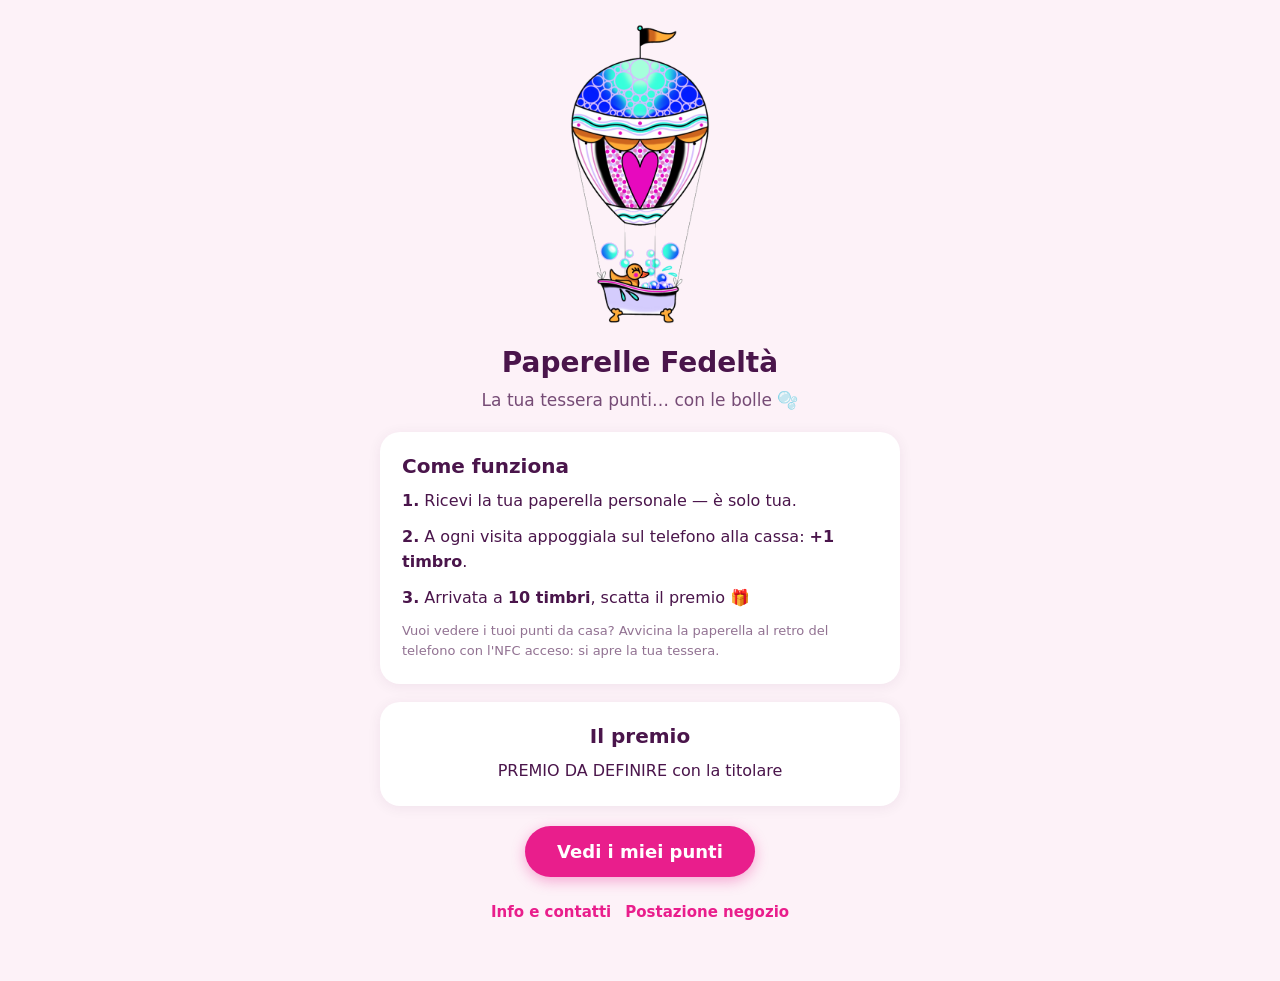
<file: index.html>
<!DOCTYPE html>
<html lang="it">
<head>
<meta charset="UTF-8">
<meta name="viewport" content="width=device-width, initial-scale=1.0">
<meta name="theme-color" content="#f8b4d9">
<title>Paperelle Fedeltà 🦆</title>
<link rel="manifest" href="manifest.webmanifest">
<link rel="stylesheet" href="stile.css">
</head>
<body>
<div class="contenuto centro">

  <img class="logo-img galleggia" src="logo.png" alt="logo">
  <h1>Paperelle Fedeltà</h1>
  <p class="sottotitolo">La tua tessera punti… con le bolle 🫧</p>

  <div class="card" style="text-align:left">
    <h2 style="margin-top:0">Come funziona</h2>
    <p><strong>1.</strong> Ricevi la tua paperella personale — è solo tua.</p>
    <p><strong>2.</strong> A ogni visita appoggiala sul telefono alla cassa: <strong>+1 timbro</strong>.</p>
    <p><strong>3.</strong> Arrivata a <strong>10 timbri</strong>, scatta il premio 🎁</p>
    <p class="piccolo">Vuoi vedere i tuoi punti da casa? Avvicina la paperella al retro del telefono con l'NFC acceso: si apre la tua tessera.</p>
  </div>

  <div class="card">
    <h2 style="margin-top:0">Il premio</h2>
    <p>PREMIO DA DEFINIRE con la titolare</p>
  </div>

  <a class="btn" href="punti.html">Vedi i miei punti</a>

  <div class="nav">
    <a href="info.html">Info e contatti</a>
    <a href="kiosk.html">Postazione negozio</a>
  </div>

</div>
<script>
  if ('serviceWorker' in navigator) navigator.serviceWorker.register('sw.js').catch(() => {});
</script>
</body>
</html>
</file>
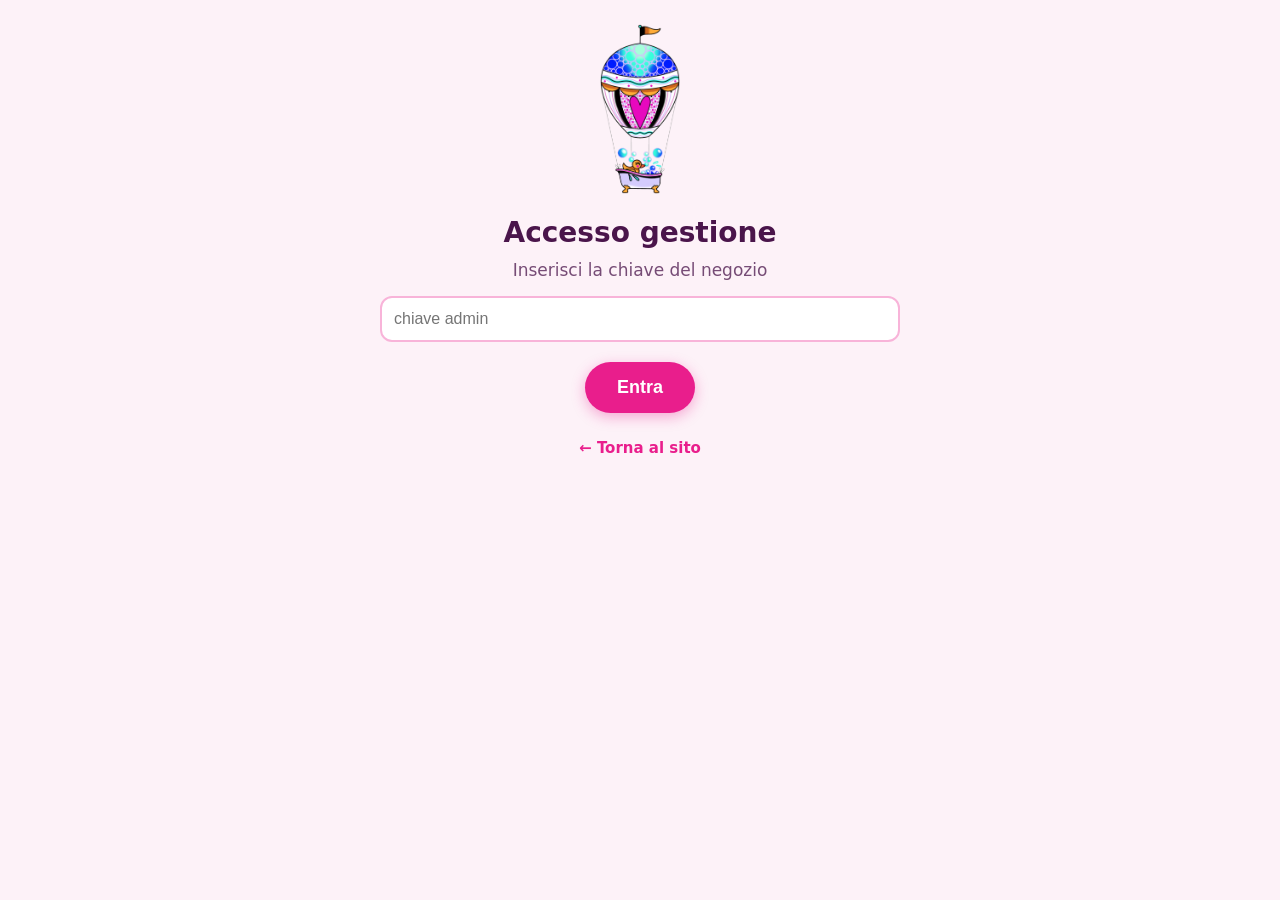
<file: admin.html>
<!DOCTYPE html>
<html lang="it">
<head>
<meta charset="UTF-8">
<meta name="viewport" content="width=device-width, initial-scale=1.0">
<meta name="theme-color" content="#f8b4d9">
<title>Gestione — Paperelle 🦆</title>
<link rel="stylesheet" href="stile.css">
</head>
<body>
<div class="contenuto">

  <!-- login -->
  <div id="vista-login" class="centro">
    <img class="logo-img mini" src="logo.png" alt="logo">
    <h1>Accesso gestione</h1>
    <p class="sottotitolo">Inserisci la chiave del negozio</p>
    <input type="password" id="campo-token" placeholder="chiave admin" autocomplete="current-password">
    <button class="btn" onclick="accedi()">Entra</button>
    <div class="nav"><a href="index.html">← Torna al sito</a></div>
  </div>

  <!-- pannello -->
  <div id="vista-admin" hidden>
    <div style="display:flex;justify-content:space-between;align-items:center">
      <h1 style="font-size:22px;margin:0">Clienti</h1>
      <button class="mini-btn" onclick="logout()" title="Esci">⏻</button>
    </div>

    <div style="display:flex;gap:8px;flex-wrap:wrap;margin-top:14px">
      <button class="btn piccolo" onclick="scaricaBackup()">⬇️ Backup</button>
      <button class="btn piccolo secondario" onclick="document.getElementById('file-import').click()">⬆️ Importa</button>
      <a class="btn piccolo secondario" href="kiosk.html">🦆 Postazione</a>
      <input type="file" id="file-import" accept=".json" hidden onchange="importa(this)">
    </div>

    <table>
      <thead><tr><th>Cliente</th><th>Punti</th><th>Ultimo</th><th></th></tr></thead>
      <tbody id="tabella"></tbody>
    </table>
  </div>

</div>

<script src="api.js"></script>
<script>
'use strict';

function mostraPannello() {
  document.getElementById('vista-login').hidden = true;
  document.getElementById('vista-admin').hidden = false;
  carica();
}

async function accedi() {
  const t = document.getElementById('campo-token').value.trim();
  if (!t) return;
  setToken(t);
  try {
    await chiamaAPI('/clienti');
    mostraPannello();
  } catch (e) {
    localStorage.removeItem('admin_token');
    const msg = String(e.message || e);
    if (msg.includes('non autorizzato') || msg.includes('401')) {
      toast('Chiave errata: controlla ADMIN_TOKEN su Cloudflare', 5000);
    } else if (msg.includes('Failed to fetch') || msg.includes('NetworkError') || msg.includes('Load failed')) {
      toast('Bloccato dal server: controlla la variabile ORIGINE su Cloudflare (senza / finale)', 6000);
    } else {
      toast('Errore: ' + msg, 6000);
    }
  }
}

document.getElementById('campo-token').addEventListener('keydown', e => {
  if (e.key === 'Enter') accedi();
});

async function carica() {
  try {
    const clienti = await chiamaAPI('/clienti');
    const corpo = document.getElementById('tabella');
    corpo.innerHTML = '';
    if (!clienti.length) {
      corpo.innerHTML = '<tr><td colspan="4" class="vuoto">Nessun cliente ancora 🦆</td></tr>';
      return;
    }
    for (const c of clienti) {
      const tr = document.createElement('tr');

      const tdNome = document.createElement('td');
      const inp = document.createElement('input');
      inp.className = 'nome-input';
      inp.placeholder = 'nome…';
      inp.value = c.nome || '';
      inp.onchange = async () => {
        await chiamaAPI('/correggi', { method: 'POST', body: JSON.stringify({ uid: c.uid, nome: inp.value.trim() }) });
        toast('Nome salvato');
      };
      const divUid = document.createElement('div');
      divUid.className = 'uid';
      divUid.textContent = c.uid;
      tdNome.append(inp, divUid);

      const tdPunti = document.createElement('td');
      tdPunti.className = 'cella-punti';
      tdPunti.textContent = `${c.punti}/${PUNTI_PREMIO}`;

      const tdData = document.createElement('td');
      tdData.textContent = formattaData(c.ultimo_tap);

      const tdAz = document.createElement('td');
      tdAz.style.whiteSpace = 'nowrap';
      tdAz.append(
        mini('−', () => correggi(c.uid, Math.max(0, c.punti - 1))),
        mini('+', () => correggi(c.uid, Math.min(PUNTI_PREMIO - 1, c.punti + 1))),
        mini('🗑', async () => {
          if (!confirm(`Eliminare ${c.nome || c.uid}?`)) return;
          await chiamaAPI('/correggi', { method: 'POST', body: JSON.stringify({ uid: c.uid, elimina: true }) });
          carica();
        }, true)
      );

      tr.append(tdNome, tdPunti, tdData, tdAz);
      corpo.appendChild(tr);
    }
  } catch (e) { toast('Errore: ' + e.message, 4000); }
}

function mini(txt, fn, rosso) {
  const b = document.createElement('button');
  b.className = 'mini-btn' + (rosso ? ' rosso' : '');
  b.textContent = txt;
  b.onclick = fn;
  return b;
}

async function correggi(uid, punti) {
  await chiamaAPI('/correggi', { method: 'POST', body: JSON.stringify({ uid, punti }) });
  carica();
}

async function scaricaBackup() {
  const dati = await chiamaAPI('/backup');
  const blob = new Blob([JSON.stringify(dati, null, 2)], { type: 'application/json' });
  const nome = 'paperelle-backup-' + new Date().toISOString().slice(0, 10) + '.json';
  const file = new File([blob], nome, { type: 'application/json' });
  if (navigator.canShare && navigator.canShare({ files: [file] })) {
    try { await navigator.share({ files: [file], title: 'Backup paperelle' }); return; } catch {}
  }
  const a = document.createElement('a');
  a.href = URL.createObjectURL(blob);
  a.download = nome;
  a.click();
  URL.revokeObjectURL(a.href);
}

async function importa(input) {
  const f = input.files[0];
  if (!f) return;
  try {
    const dati = JSON.parse(await f.text());
    if (!Array.isArray(dati.clienti)) throw new Error('formato non valido');
    if (!confirm(`Importare ${dati.clienti.length} clienti?`)) return;
    const r = await chiamaAPI('/importa', { method: 'POST', body: JSON.stringify(dati) });
    toast(`Importati ${r.clienti} clienti ✔`);
    carica();
  } catch (e) { toast('Import fallito: ' + e.message, 4000); }
  finally { input.value = ''; }
}

if (getToken()) mostraPannello();
</script>
</body>
</html>
</file>
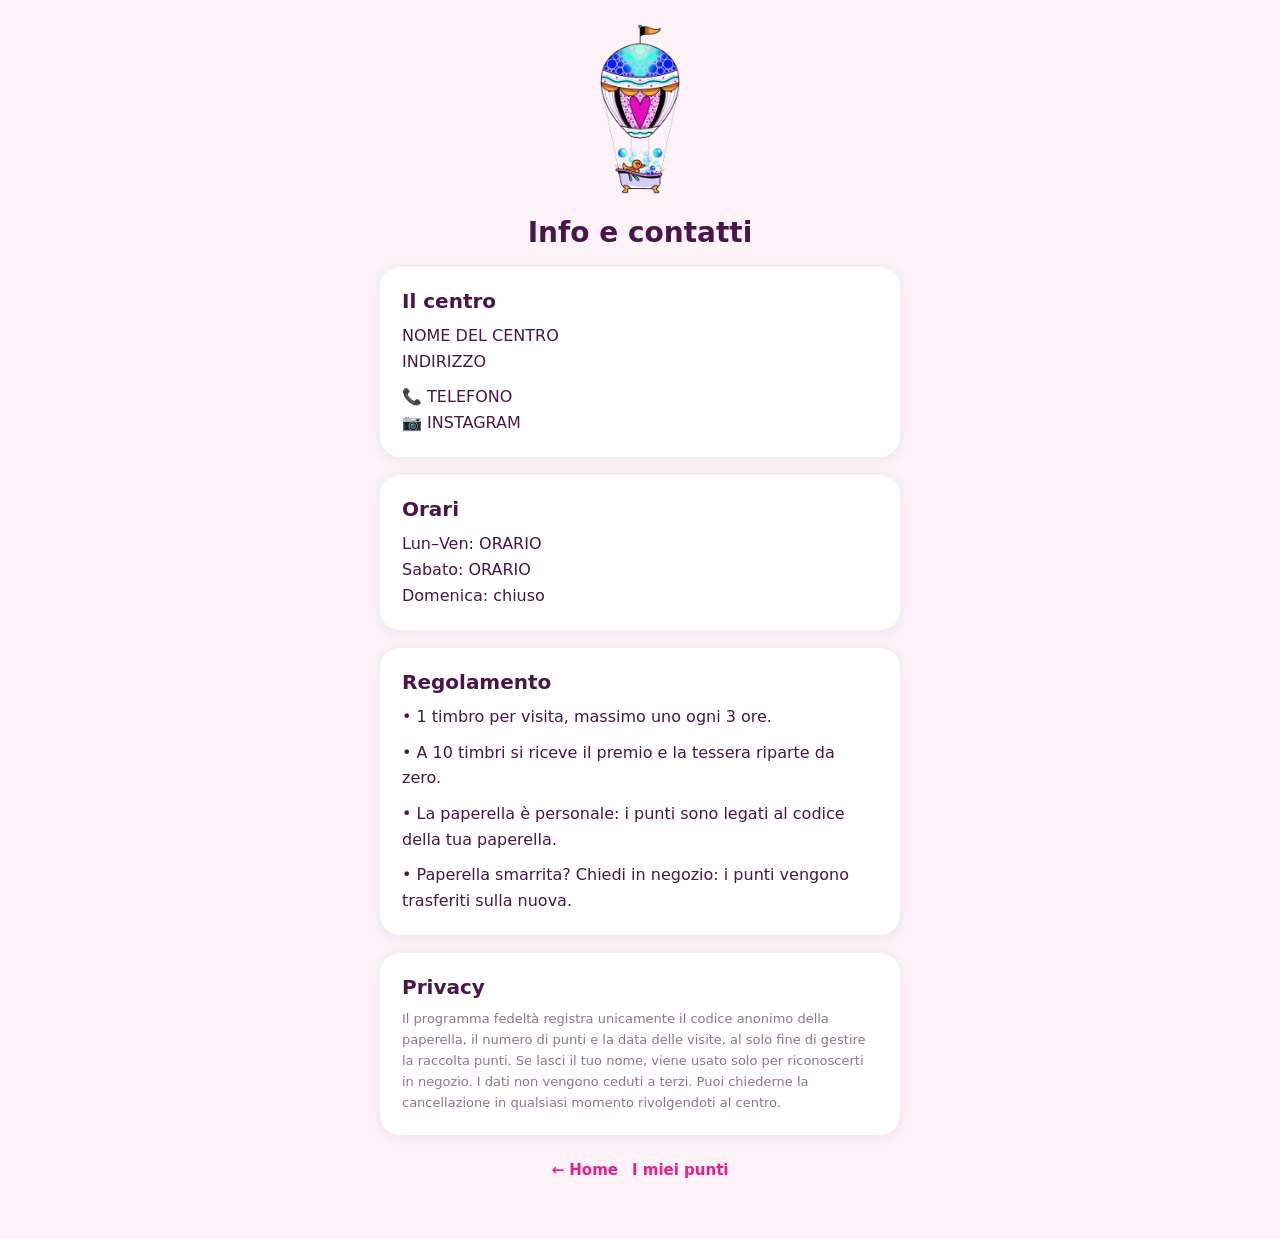
<file: info.html>
<!DOCTYPE html>
<html lang="it">
<head>
<meta charset="UTF-8">
<meta name="viewport" content="width=device-width, initial-scale=1.0">
<meta name="theme-color" content="#f8b4d9">
<title>Info e contatti 🦆</title>
<link rel="stylesheet" href="stile.css">
</head>
<body>
<div class="contenuto">

  <div class="centro">
    <img class="logo-img mini" src="logo.png" alt="logo">
    <h1>Info e contatti</h1>
  </div>

  <div class="card">
    <h2 style="margin-top:0">Il centro</h2>
    <p>NOME DEL CENTRO<br>INDIRIZZO</p>
    <p>📞 TELEFONO<br>📷 INSTAGRAM</p>
  </div>

  <div class="card">
    <h2 style="margin-top:0">Orari</h2>
    <p>Lun–Ven: ORARIO<br>Sabato: ORARIO<br>Domenica: chiuso</p>
  </div>

  <div class="card">
    <h2 style="margin-top:0">Regolamento</h2>
    <p>• 1 timbro per visita, massimo uno ogni 3 ore.</p>
    <p>• A 10 timbri si riceve il premio e la tessera riparte da zero.</p>
    <p>• La paperella è personale: i punti sono legati al codice della tua paperella.</p>
    <p>• Paperella smarrita? Chiedi in negozio: i punti vengono trasferiti sulla nuova.</p>
  </div>

  <div class="card">
    <h2 style="margin-top:0">Privacy</h2>
    <p class="piccolo">Il programma fedeltà registra unicamente il codice anonimo della paperella, il numero di punti e la data delle visite, al solo fine di gestire la raccolta punti. Se lasci il tuo nome, viene usato solo per riconoscerti in negozio. I dati non vengono ceduti a terzi. Puoi chiederne la cancellazione in qualsiasi momento rivolgendoti al centro.</p>
  </div>

  <div class="nav">
    <a href="index.html">← Home</a>
    <a href="punti.html">I miei punti</a>
  </div>

</div>
</body>
</html>
</file>
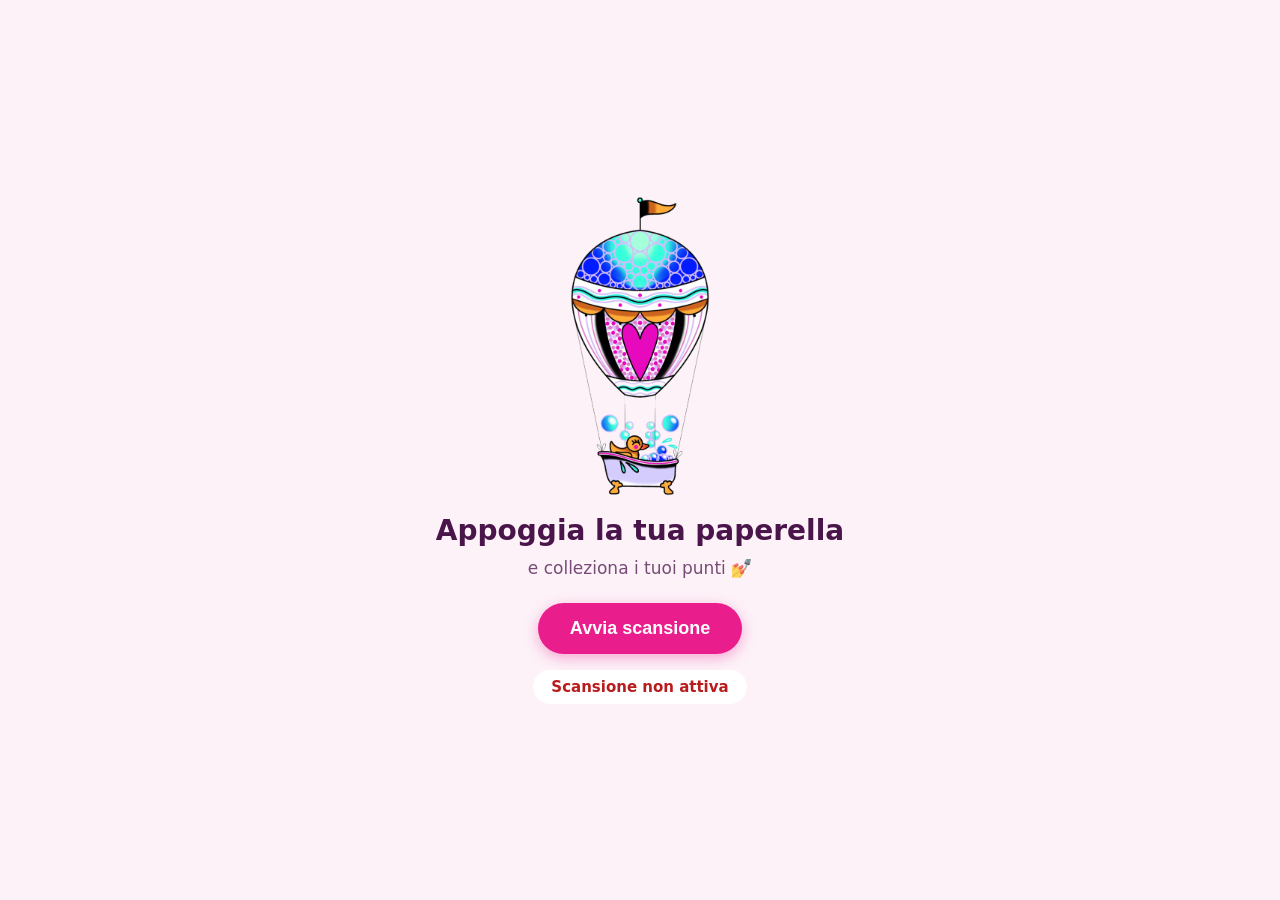
<file: kiosk.html>
<!DOCTYPE html>
<html lang="it">
<head>
<meta charset="UTF-8">
<meta name="viewport" content="width=device-width, initial-scale=1.0, user-scalable=no">
<meta name="theme-color" content="#f8b4d9">
<title>Postazione — Paperelle 🦆</title>
<link rel="manifest" href="manifest.webmanifest">
<link rel="stylesheet" href="stile.css">
<style>
  html, body { height: 100%; overflow: hidden; }
  body { user-select: none; }
  .schermata {
    position: absolute; inset: 0; display: none;
    flex-direction: column; align-items: center; justify-content: center;
    text-align: center; padding: 24px;
  }
  .schermata.attiva { display: flex; }
  #schermata-tap { background: linear-gradient(160deg, var(--rosa), #fbcfe8); }
  #schermata-premio { background: linear-gradient(160deg, #fde68a, var(--rosa)); }
  .premio-emoji { font-size: 100px; animation: festa .6s ease infinite alternate; }
  @keyframes festa { from { transform: rotate(-8deg) scale(1); } to { transform: rotate(8deg) scale(1.15); } }
  .stato-scan { margin-top: 16px; font-size: 15px; font-weight: 600; padding: 8px 18px; border-radius: 999px; background: #fff; }
  .stato-scan.on { color: var(--verde); animation: pulse 1.6s ease-in-out infinite; }
  .stato-scan.off { color: #b91c1c; }
  @keyframes pulse { 0%,100% { opacity: 1; } 50% { opacity: .45; } }
  #ingresso-admin { position: fixed; bottom: 0; right: 0; width: 64px; height: 64px; opacity: 0; z-index: 50; }
  .coda { position: fixed; top: 8px; left: 8px; font-size: 12px; opacity: .6; }
</style>
</head>
<body>

<div id="schermata-riposo" class="schermata attiva">
  <img class="logo-img galleggia" src="logo.png" alt="logo">
  <h1>Appoggia la tua paperella</h1>
  <p class="sottotitolo">e colleziona i tuoi punti 💅</p>
  <button id="btn-avvia" class="btn">Avvia scansione</button>
  <div id="stato-scan" class="stato-scan off">Scansione non attiva</div>
</div>

<div id="schermata-tap" class="schermata">
  <img class="logo-img mini" src="logo.png" alt="logo">
  <h1 id="tap-titolo">Ciao!</h1>
  <div class="punti-num" id="tap-punti">0/10</div>
  <div class="timbri" id="tap-timbri"></div>
  <p class="sottotitolo" id="tap-msg"></p>
</div>

<div id="schermata-premio" class="schermata">
  <div class="premio-emoji">🎉</div>
  <h1>PREMIO!</h1>
  <p class="sottotitolo" style="font-size:20px">Tessera completata!<br>Ritira il tuo premio 🎁</p>
</div>

<div id="ingresso-admin"></div>
<div class="coda" id="coda"></div>

<script src="api.js"></script>
<script>
'use strict';
const TIMEOUT_RITORNO_MS = 5000;

// ---- schermate ----
function mostra(id) {
  document.querySelectorAll('.schermata').forEach(s => s.classList.remove('attiva'));
  document.getElementById(id).classList.add('attiva');
}
let timerRitorno = null;
const tornaARiposoTra = (ms) => {
  clearTimeout(timerRitorno);
  timerRitorno = setTimeout(() => mostra('schermata-riposo'), ms);
};

// ---- coda offline ----
const leggiCoda = () => JSON.parse(localStorage.getItem('coda_tap') || '[]');
const scriviCoda = (c) => {
  localStorage.setItem('coda_tap', JSON.stringify(c));
  document.getElementById('coda').textContent = c.length ? `⏳ ${c.length} tap da sincronizzare` : '';
};

async function sincronizzaCoda() {
  const coda = leggiCoda();
  if (!coda.length || !navigator.onLine) return;
  const rimasti = [];
  for (const t of coda) {
    try { await chiamaAPI('/tap', { method: 'POST', body: JSON.stringify({ uid: t.uid }) }); }
    catch { rimasti.push(t); }
  }
  scriviCoda(rimasti);
  if (!rimasti.length && coda.length) toast('Tap sincronizzati ✔');
}

// ---- NFC ----
let scanAttiva = false, tapInCorso = false;

async function avviaScan() {
  if (!('NDEFReader' in window)) { toast('⚠️ Serve Chrome su Android'); return; }
  try {
    const reader = new NDEFReader();
    await reader.scan();
    scanAttiva = true;
    aggiornaStato();
    reader.onreading = (e) => gestisciTap(e.serialNumber);
    reader.onreadingerror = () => toast('Lettura fallita, riprova');
  } catch (err) { toast('Errore NFC: ' + err.message, 4000); }
}

function aggiornaStato() {
  const el = document.getElementById('stato-scan');
  const btn = document.getElementById('btn-avvia');
  el.textContent = scanAttiva ? '● Scansione attiva' : 'Scansione non attiva';
  el.className = 'stato-scan ' + (scanAttiva ? 'on' : 'off');
  btn.style.display = scanAttiva ? 'none' : '';
}

async function gestisciTap(serial) {
  const uid = normUid(serial);
  if (uid.length < 8 || tapInCorso) return;
  tapInCorso = true;
  try {
    const r = await chiamaAPI('/tap', { method: 'POST', body: JSON.stringify({ uid }) });
    if (r.esito === 'premio') {
      mostra('schermata-premio');
      tornaARiposoTra(8000);
    } else {
      document.getElementById('tap-titolo').textContent = r.nome ? `Ciao ${r.nome}!` : 'Ciao!';
      document.getElementById('tap-punti').textContent = `${r.punti}/${r.obiettivo}`;
      disegnaTimbri(document.getElementById('tap-timbri'), r.punti, r.esito === 'punto');
      document.getElementById('tap-msg').textContent =
        r.esito === 'cooldown' ? 'Punto già registrato, torna più tardi 😉'
        : r.punti === r.obiettivo - 1 ? 'Il prossimo è il PREMIO! 🎁'
        : '+1 punto! A presto 💅';
      mostra('schermata-tap');
      tornaARiposoTra(TIMEOUT_RITORNO_MS);
    }
  } catch (err) {
    // offline o server irraggiungibile → metti in coda
    const coda = leggiCoda();
    coda.push({ uid, quando: Date.now() });
    scriviCoda(coda);
    document.getElementById('tap-titolo').textContent = 'Ciao!';
    document.getElementById('tap-punti').textContent = '✔';
    document.getElementById('tap-timbri').innerHTML = '';
    document.getElementById('tap-msg').textContent = 'Punto registrato (offline), verrà sincronizzato';
    mostra('schermata-tap');
    tornaARiposoTra(TIMEOUT_RITORNO_MS);
  } finally {
    setTimeout(() => { tapInCorso = false; }, 1500);
  }
}

// ---- wake lock ----
async function tieniSchermoAcceso() {
  try { if ('wakeLock' in navigator) await navigator.wakeLock.request('screen'); } catch {}
}
document.addEventListener('visibilitychange', () => {
  if (document.visibilityState === 'visible') { tieniSchermoAcceso(); sincronizzaCoda(); }
});

// ---- admin: 5 tap sull'angolo ----
let tapAngolo = 0, timerAngolo = null;
document.getElementById('ingresso-admin').addEventListener('click', () => {
  tapAngolo++;
  clearTimeout(timerAngolo);
  timerAngolo = setTimeout(() => { tapAngolo = 0; }, 2000);
  if (tapAngolo >= 5) { tapAngolo = 0; location.href = 'admin.html'; }
});

// ---- avvio ----
document.getElementById('btn-avvia').addEventListener('click', async () => {
  if (!getToken()) { toast('Prima accedi come admin (5 tap in basso a destra)', 4000); return; }
  await avviaScan();
  await tieniSchermoAcceso();
});

scriviCoda(leggiCoda());
sincronizzaCoda();
setInterval(sincronizzaCoda, 60000);
window.addEventListener('online', sincronizzaCoda);
if ('serviceWorker' in navigator) navigator.serviceWorker.register('sw.js').catch(() => {});
</script>
</body>
</html>
</file>
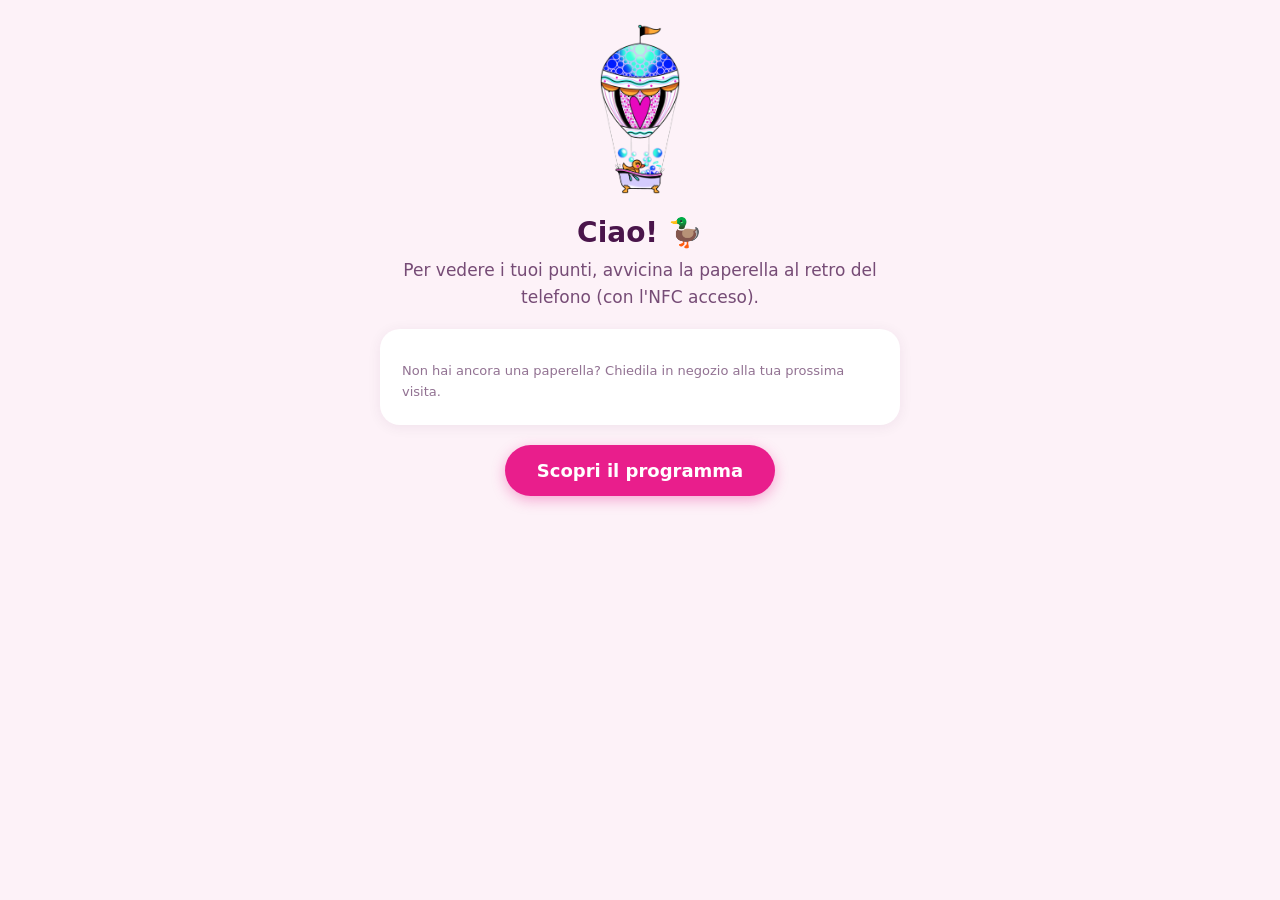
<file: punti.html>
<!DOCTYPE html>
<html lang="it">
<head>
<meta charset="UTF-8">
<meta name="viewport" content="width=device-width, initial-scale=1.0">
<meta name="theme-color" content="#f8b4d9">
<title>I miei punti 🦆</title>
<link rel="stylesheet" href="stile.css">
</head>
<body>
<div class="contenuto centro">

  <img class="logo-img mini" src="logo.png" alt="logo">

  <!-- caricamento -->
  <div id="vista-carico">
    <h1>Un attimo…</h1>
    <p class="sottotitolo">sto leggendo la tua tessera 🫧</p>
  </div>

  <!-- punti -->
  <div id="vista-punti" hidden>
    <h1 id="titolo">La tua tessera</h1>
    <div class="punti-num" id="numero">0/10</div>
    <div class="timbri" id="timbri"></div>
    <p class="sottotitolo" id="messaggio"></p>
    <a class="btn secondario piccolo" href="index.html">Come funziona</a>
  </div>

  <!-- nessun uid -->
  <div id="vista-vuota" hidden>
    <h1>Ciao! 🦆</h1>
    <p class="sottotitolo">Per vedere i tuoi punti, avvicina la paperella al retro del telefono (con l'NFC acceso).</p>
    <div class="card" style="text-align:left">
      <p class="piccolo">Non hai ancora una paperella? Chiedila in negozio alla tua prossima visita.</p>
    </div>
    <a class="btn" href="index.html">Scopri il programma</a>
  </div>

</div>

<script src="api.js"></script>
<script>
(async () => {
  const q = new URLSearchParams(location.search);
  const uid = normUid(q.get('id') || q.get('uid'));
  const mostra = (id) => {
    ['vista-carico', 'vista-punti', 'vista-vuota'].forEach(v =>
      document.getElementById(v).hidden = (v !== id));
  };

  if (uid.length < 8) { mostra('vista-vuota'); return; }

  try {
    const r = await chiamaAPI('/punti?uid=' + uid);
    document.getElementById('numero').textContent = `${r.punti}/${r.obiettivo}`;
    disegnaTimbri(document.getElementById('timbri'), r.punti);
    const mancanti = r.obiettivo - r.punti;
    document.getElementById('messaggio').textContent =
      r.punti === 0 ? 'Tessera nuova: la prossima visita vale il primo timbro!'
      : mancanti === 1 ? 'Manca una sola visita al premio! 🎁'
      : `Ti mancano ${mancanti} visite al premio 💅`;
    mostra('vista-punti');
  } catch (e) {
    document.getElementById('vista-carico').innerHTML =
      '<h1>Ops</h1><p class="sottotitolo">Non riesco a leggere la tessera. Controlla la connessione e riprova.</p>';
  }
})();
</script>
</body>
</html>
</file>
<file: stile.css>
:root {
  --rosa: #f8b4d9;
  --rosa-scuro: #e91e8c;
  --viola: #7c3aed;
  --verde: #10b981;
  --bg: #fdf2f8;
  --testo: #4a154b;
}
* { margin: 0; padding: 0; box-sizing: border-box; -webkit-tap-highlight-color: transparent; }
body {
  font-family: system-ui, -apple-system, sans-serif;
  background: var(--bg);
  color: var(--testo);
  min-height: 100vh;
}
img { max-width: 100%; }

/* --- layout --- */
.contenuto { max-width: 560px; margin: 0 auto; padding: 24px 20px 60px; }
.centro { text-align: center; }
.logo-img { height: 34vh; max-height: 300px; }
.logo-img.mini { height: 20vh; max-height: 170px; }
.galleggia { animation: galleggia 3s ease-in-out infinite; }
@keyframes galleggia {
  0%, 100% { transform: translateY(0) rotate(-3deg); }
  50% { transform: translateY(-14px) rotate(3deg); }
}

h1 { font-size: 28px; margin-top: 18px; }
h2 { font-size: 20px; margin: 28px 0 10px; }
p { line-height: 1.6; margin-top: 10px; }
.sottotitolo { font-size: 17px; opacity: .75; margin-top: 8px; }
.piccolo { font-size: 13px; opacity: .6; }

/* --- bottoni --- */
.btn {
  display: inline-block; border: none; border-radius: 999px;
  padding: 15px 32px; font-size: 18px; font-weight: 700;
  background: var(--rosa-scuro); color: #fff;
  margin-top: 20px; cursor: pointer; text-decoration: none;
  box-shadow: 0 4px 14px rgba(233, 30, 140, .35);
}
.btn:active { transform: scale(.96); }
.btn.secondario { background: #fff; color: var(--rosa-scuro); border: 2px solid var(--rosa-scuro); box-shadow: none; }
.btn.piccolo { padding: 10px 18px; font-size: 14px; }

/* --- card --- */
.card {
  background: #fff; border-radius: 20px; padding: 22px;
  margin-top: 18px; box-shadow: 0 2px 14px rgba(74, 21, 75, .07);
}

/* --- timbri --- */
.punti-num { font-size: 60px; font-weight: 800; color: var(--rosa-scuro); }
.timbri { display: flex; gap: 8px; margin-top: 18px; flex-wrap: wrap; justify-content: center; }
.timbro {
  width: 44px; height: 44px; border-radius: 50%;
  background: var(--bg); display: flex; align-items: center; justify-content: center;
  font-size: 24px; opacity: .35;
}
.timbro.pieno { opacity: 1; background: #fff; box-shadow: 0 2px 8px rgba(0,0,0,.15); }
.timbro.nuovo { animation: pop .5s cubic-bezier(.2, 2, .4, 1); }
@keyframes pop { 0% { transform: scale(0); } 100% { transform: scale(1); } }

/* --- navigazione --- */
.nav { display: flex; gap: 14px; justify-content: center; margin-top: 26px; flex-wrap: wrap; }
.nav a { color: var(--rosa-scuro); text-decoration: none; font-weight: 600; font-size: 15px; }

/* --- toast --- */
.toast {
  position: fixed; bottom: 20px; left: 50%; transform: translateX(-50%);
  background: var(--testo); color: #fff; padding: 12px 22px;
  border-radius: 999px; font-size: 14px; z-index: 100;
  opacity: 0; transition: opacity .3s; pointer-events: none; max-width: 90vw;
}
.toast.visibile { opacity: 1; }

/* --- tabella admin --- */
table { width: 100%; border-collapse: collapse; font-size: 14px; margin-top: 10px; }
th, td { padding: 10px 6px; border-bottom: 1px solid #f3e8ff; text-align: left; }
th { font-size: 12px; text-transform: uppercase; opacity: .6; }
.uid { font-family: monospace; font-size: 11px; word-break: break-all; opacity: .7; }
.cella-punti { font-weight: 800; font-size: 18px; color: var(--rosa-scuro); white-space: nowrap; }
.mini-btn {
  border: none; background: var(--bg); color: var(--testo);
  border-radius: 8px; width: 32px; height: 32px; font-size: 16px; font-weight: 700;
  cursor: pointer; margin: 0 2px;
}
.mini-btn.rosso { color: #b91c1c; }
.nome-input { border: 1px solid #eee; border-radius: 8px; padding: 6px; width: 100px; font-size: 13px; }
input[type=password], input[type=text] {
  border: 2px solid var(--rosa); border-radius: 12px; padding: 12px;
  font-size: 16px; width: 100%; margin-top: 12px;
}
.vuoto { text-align: center; opacity: .5; padding: 30px 0; }
</file>
